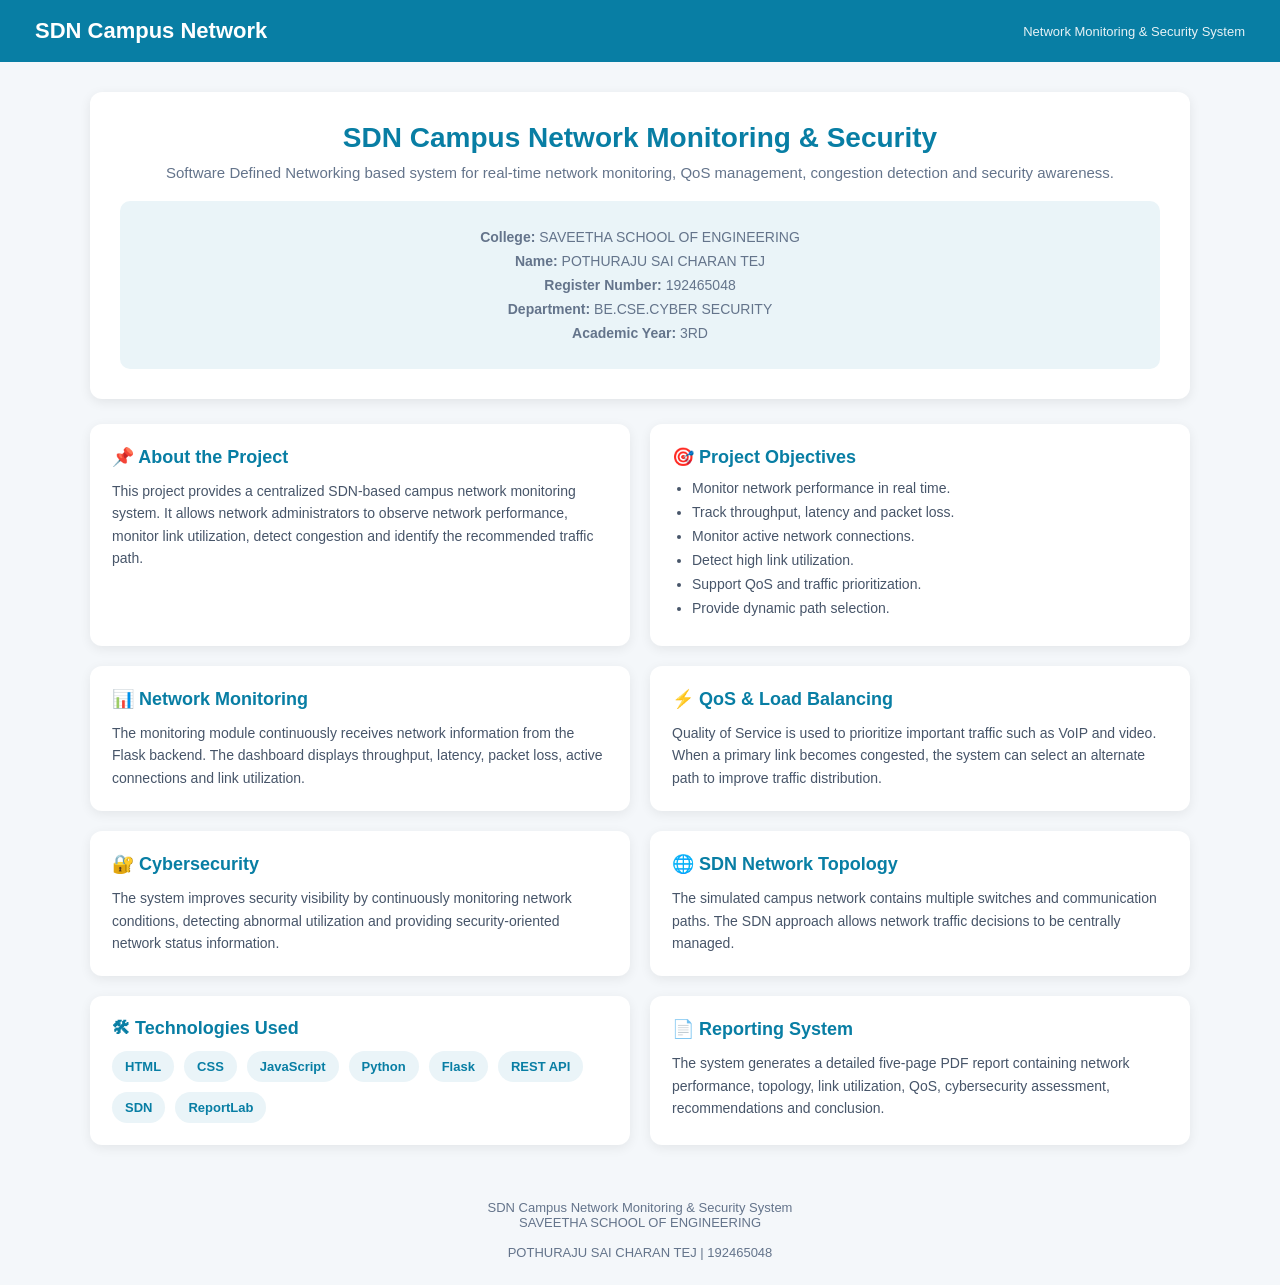
<file: frontend/about.html>
<!DOCTYPE html>
<html lang="en">
<head>
    <meta charset="UTF-8">
    <meta name="viewport" content="width=device-width, initial-scale=1.0">

    <title>About | SDN Campus Network</title>

    <style>
        * {
            box-sizing: border-box;
            margin: 0;
            padding: 0;
            font-family: Arial, sans-serif;
        }

        body {
            background: #f4f7fa;
            color: #1f2937;
        }

        .header {
            background: #087ea4;
            color: white;
            padding: 18px 35px;
            display: flex;
            justify-content: space-between;
            align-items: center;
        }

        .header h1 {
            font-size: 22px;
        }

        .header span {
            font-size: 13px;
            opacity: 0.9;
        }

        .container {
            width: 90%;
            max-width: 1100px;
            margin: 30px auto;
        }

        .hero {
            background: white;
            padding: 30px;
            border-radius: 12px;
            text-align: center;
            box-shadow: 0 3px 12px rgba(0,0,0,0.08);
            margin-bottom: 25px;
        }

        .hero h2 {
            color: #087ea4;
            font-size: 28px;
            margin-bottom: 10px;
        }

        .hero p {
            color: #64748b;
            font-size: 15px;
        }

        .student-card {
            background: #eaf4f8;
            padding: 20px;
            border-radius: 10px;
            margin-top: 20px;
        }

        .student-card p {
            margin: 8px 0;
            font-size: 14px;
        }

        .grid {
            display: grid;
            grid-template-columns: repeat(2, 1fr);
            gap: 20px;
        }

        .card {
            background: white;
            padding: 22px;
            border-radius: 12px;
            box-shadow: 0 3px 12px rgba(0,0,0,0.07);
        }

        .card h3 {
            color: #087ea4;
            margin-bottom: 12px;
            font-size: 18px;
        }

        .card p {
            color: #475569;
            line-height: 1.6;
            font-size: 14px;
        }

        .card ul {
            padding-left: 20px;
        }

        .card li {
            margin: 8px 0;
            color: #475569;
            font-size: 14px;
        }

        .tech {
            display: flex;
            flex-wrap: wrap;
            gap: 10px;
        }

        .tech span {
            background: #eaf4f8;
            color: #087ea4;
            padding: 8px 13px;
            border-radius: 20px;
            font-size: 13px;
            font-weight: bold;
        }

        .footer {
            text-align: center;
            padding: 25px;
            margin-top: 30px;
            color: #64748b;
            font-size: 13px;
        }

        @media (max-width: 700px) {
            .grid {
                grid-template-columns: 1fr;
            }

            .header {
                padding: 15px 20px;
            }

            .container {
                width: 94%;
            }
        }
    </style>
</head>

<body>

    <div class="header">
        <h1>SDN Campus Network</h1>
        <span>Network Monitoring & Security System</span>
    </div>


    <div class="container">

        <!-- PROJECT TITLE -->

        <div class="hero">

            <h2>
                SDN Campus Network Monitoring & Security
            </h2>

            <p>
                Software Defined Networking based system for
                real-time network monitoring, QoS management,
                congestion detection and security awareness.
            </p>


            <div class="student-card">

                <p>
                    <strong>College:</strong>
                    SAVEETHA SCHOOL OF ENGINEERING
                </p>

                <p>
                    <strong>Name:</strong>
                    POTHURAJU SAI CHARAN TEJ
                </p>

                <p>
                    <strong>Register Number:</strong>
                    192465048
                </p>

                <p>
                    <strong>Department:</strong>
                    BE.CSE.CYBER SECURITY
                </p>

                <p>
                    <strong>Academic Year:</strong>
                    3RD
                </p>

            </div>

        </div>


        <!-- MAIN CARDS -->

        <div class="grid">

            <!-- ABOUT PROJECT -->

            <div class="card">

                <h3>📌 About the Project</h3>

                <p>
                    This project provides a centralized SDN-based
                    campus network monitoring system. It allows
                    network administrators to observe network
                    performance, monitor link utilization, detect
                    congestion and identify the recommended
                    traffic path.
                </p>

            </div>


            <!-- OBJECTIVES -->

            <div class="card">

                <h3>🎯 Project Objectives</h3>

                <ul>

                    <li>
                        Monitor network performance in real time.
                    </li>

                    <li>
                        Track throughput, latency and packet loss.
                    </li>

                    <li>
                        Monitor active network connections.
                    </li>

                    <li>
                        Detect high link utilization.
                    </li>

                    <li>
                        Support QoS and traffic prioritization.
                    </li>

                    <li>
                        Provide dynamic path selection.
                    </li>

                </ul>

            </div>


            <!-- NETWORK MONITORING -->

            <div class="card">

                <h3>📊 Network Monitoring</h3>

                <p>
                    The monitoring module continuously receives
                    network information from the Flask backend.
                    The dashboard displays throughput, latency,
                    packet loss, active connections and link
                    utilization.
                </p>

            </div>


            <!-- QoS -->

            <div class="card">

                <h3>⚡ QoS & Load Balancing</h3>

                <p>
                    Quality of Service is used to prioritize
                    important traffic such as VoIP and video.
                    When a primary link becomes congested,
                    the system can select an alternate path
                    to improve traffic distribution.
                </p>

            </div>


            <!-- SECURITY -->

            <div class="card">

                <h3>🔐 Cybersecurity</h3>

                <p>
                    The system improves security visibility by
                    continuously monitoring network conditions,
                    detecting abnormal utilization and providing
                    security-oriented network status information.
                </p>

            </div>


            <!-- TOPOLOGY -->

            <div class="card">

                <h3>🌐 SDN Network Topology</h3>

                <p>
                    The simulated campus network contains
                    multiple switches and communication paths.
                    The SDN approach allows network traffic
                    decisions to be centrally managed.
                </p>

            </div>


            <!-- TECHNOLOGIES -->

            <div class="card">

                <h3>🛠 Technologies Used</h3>

                <div class="tech">

                    <span>HTML</span>

                    <span>CSS</span>

                    <span>JavaScript</span>

                    <span>Python</span>

                    <span>Flask</span>

                    <span>REST API</span>

                    <span>SDN</span>

                    <span>ReportLab</span>

                </div>

            </div>


            <!-- REPORT -->

            <div class="card">

                <h3>📄 Reporting System</h3>

                <p>
                    The system generates a detailed five-page
                    PDF report containing network performance,
                    topology, link utilization, QoS,
                    cybersecurity assessment, recommendations
                    and conclusion.
                </p>

            </div>

        </div>

    </div>


    <div class="footer">

        SDN Campus Network Monitoring & Security System

        <br>

        SAVEETHA SCHOOL OF ENGINEERING

        <br><br>

        POTHURAJU SAI CHARAN TEJ | 192465048

    </div>

</body>
</html>
</file>
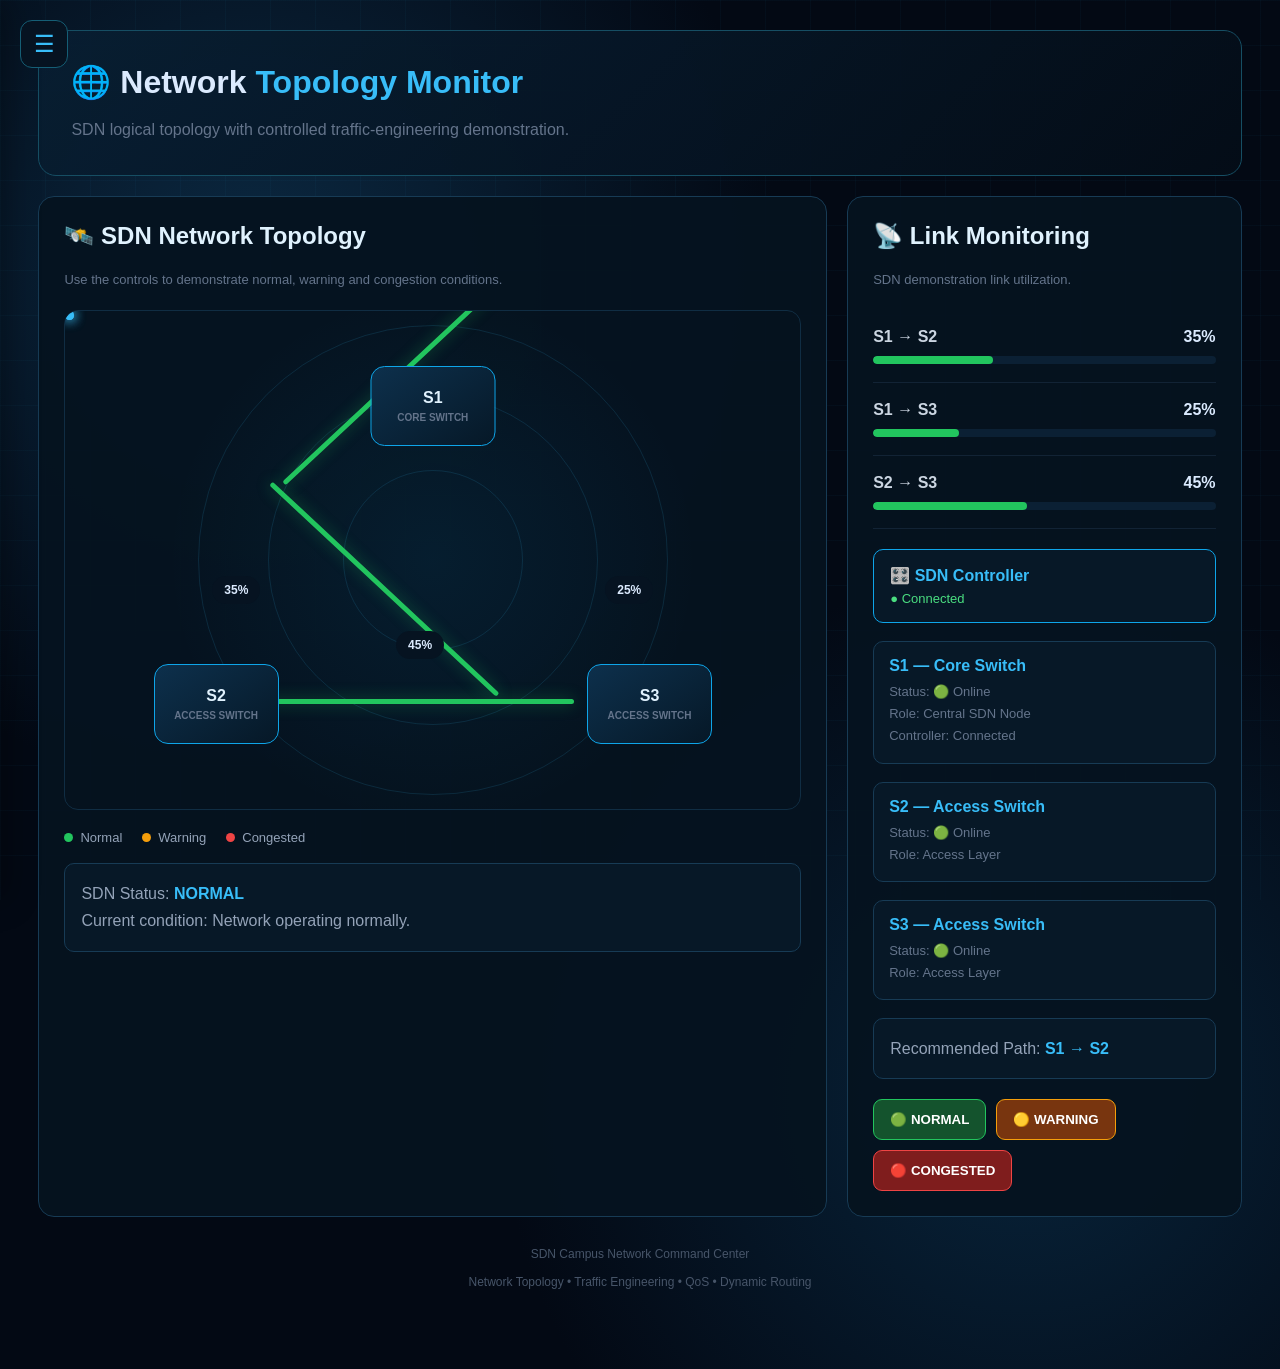
<file: frontend/topology.html>
<!DOCTYPE html>
<html lang="en">

<head>

<meta charset="UTF-8">
<meta name="viewport" content="width=device-width, initial-scale=1.0">

<title>SDN Network Topology</title>

<style>

* {
    box-sizing: border-box;
}

body {
    margin: 0;

    font-family:
        "Segoe UI",
        Arial,
        sans-serif;

    color: #dbeafe;

    background:
        radial-gradient(
            circle at 20% 20%,
            #0b2942,
            transparent 35%
        ),

        radial-gradient(
            circle at 80% 80%,
            #08243b,
            transparent 35%
        ),

        #030914;

    min-height: 100vh;
}


/* =====================================================
   BACKGROUND GRID
===================================================== */

body::before {

    content: "";

    position: fixed;

    inset: 0;

    background-image:
        linear-gradient(
            rgba(56,189,248,.035) 1px,
            transparent 1px
        ),

        linear-gradient(
            90deg,
            rgba(56,189,248,.035) 1px,
            transparent 1px
        );

    background-size: 45px 45px;

    pointer-events: none;

    z-index: -1;
}


/* =====================================================
   MENU BUTTON
===================================================== */

.menu-btn {

    position: absolute;

    top: 20px;
    left: 20px;

    width: 48px;
    height: 48px;

    border: 1px solid #155e75;

    border-radius: 12px;

    background: #061321;

    color: #38bdf8;

    font-size: 23px;

    cursor: pointer;

    z-index: 1001;

    transition: .3s;
}

.menu-btn:hover {

    background: #0b2942;

    transform: scale(1.05);
}


/* =====================================================
   SIDEBAR
===================================================== */

.sidebar {

    position: absolute;

    top: 0;
    left: -280px;

    width: 280px;

    min-height: 100vh;

    background:
        linear-gradient(
            180deg,
            #061321,
            #030a12
        );

    border-right: 1px solid #164e63;

    padding:
        90px 20px 25px;

    z-index: 1000;

    transition: .35s;

    box-shadow:
        8px 0 30px rgba(0,0,0,.3);
}

.sidebar.open {

    left: 0;
}

.sidebar-title {

    text-align: center;

    color: #38bdf8;

    font-weight: bold;

    letter-spacing: 1px;

    margin-bottom: 30px;
}

.sidebar a {

    display: block;

    padding: 14px 15px;

    margin-bottom: 7px;

    text-decoration: none;

    color: #94a3b8;

    border-left: 3px solid transparent;

    border-radius: 9px;

    transition: .25s;
}

.sidebar a:hover,
.sidebar a.active {

    color: #38bdf8;

    background:
        rgba(56,189,248,.07);

    border-left-color: #38bdf8;

    padding-left: 22px;
}


/* =====================================================
   MAIN
===================================================== */

.container {

    width: 94%;

    max-width: 1450px;

    margin: auto;

    padding:
        30px 0 50px;
}


/* =====================================================
   HEADER
===================================================== */

.header {

    padding: 32px;

    border-radius:
        18px;

    background:
        linear-gradient(
            135deg,
            rgba(8,30,50,.96),
            rgba(4,13,24,.96)
        );

    border:
        1px solid #164e63;
}

.header h1 {

    margin: 0;

    font-size: 32px;
}

.header h1 span {

    color: #38bdf8;
}

.header p {

    color: #64748b;

    margin-bottom: 0;

    line-height: 1.6;
}


/* =====================================================
   PAGE GRID
===================================================== */

.page-grid {

    display: grid;

    grid-template-columns:
        2fr 1fr;

    gap: 20px;

    margin-top: 20px;
}


/* =====================================================
   PANELS
===================================================== */

.panel {

    background:
        rgba(6,19,32,.96);

    border:
        1px solid #173b55;

    border-radius:
        16px;

    padding:
        25px;
}

.panel h2 {

    margin-top: 0;

    color: #e0f2fe;
}

.subtitle {

    color: #64748b;

    font-size: 13px;

    margin-bottom: 20px;

    line-height: 1.6;
}


/* =====================================================
   TOPOLOGY
===================================================== */

.topology {

    position: relative;

    height: 500px;

    border-radius:
        14px;

    background:
        radial-gradient(
            circle,
            rgba(14,165,233,.08),
            transparent 60%
        );

    border:
        1px solid #102d43;

    overflow: hidden;
}


/* =====================================================
   RINGS
===================================================== */

.ring {

    position: absolute;

    border:
        1px solid
        rgba(56,189,248,.13);

    border-radius: 50%;

    left: 50%;

    top: 50%;

    transform:
        translate(-50%,-50%);
}

.ring1 {

    width: 180px;
    height: 180px;
}

.ring2 {

    width: 330px;
    height: 330px;
}

.ring3 {

    width: 470px;
    height: 470px;
}


/* =====================================================
   SWITCHES
===================================================== */

.switch {

    position: absolute;

    width: 125px;
    height: 80px;

    border-radius: 14px;

    display: flex;

    flex-direction: column;

    align-items: center;

    justify-content: center;

    background:
        linear-gradient(
            145deg,
            #0d304c,
            #061827
        );

    border:
        1px solid #0ea5e9;

    color: #e0f2fe;

    font-weight: bold;

    z-index: 5;

    transition: .3s;
}

.switch small {

    color: #64748b;

    font-size: 10px;

    margin-top: 5px;
}

.s1 {

    top: 55px;

    left: 50%;

    transform:
        translateX(-50%);
}

.s2 {

    bottom: 65px;

    left: 12%;
}

.s3 {

    bottom: 65px;

    right: 12%;
}


/* =====================================================
   CONNECTIONS
===================================================== */

.connection {

    position: absolute;

    height: 5px;

    background: #22c55e;

    transform-origin: left;

    z-index: 2;

    transition: .4s;

    border-radius: 5px;
}

.connection12 {

    width: 310px;

    top: 170px;

    left: 28%;

    transform:
        rotate(43deg);
}

.connection13 {

    width: 310px;

    top: 170px;

    right: 28%;

    transform:
        rotate(-43deg);
}

.connection23 {

    width: 310px;

    bottom: 105px;

    left: 27%;
}


/* =====================================================
   PACKETS
===================================================== */

.packet {

    position: absolute;

    width: 9px;

    height: 9px;

    background:
        #38bdf8;

    border-radius: 50%;

    box-shadow:
        0 0 12px #38bdf8;

    z-index: 8;
}

.packet1 {

    animation:
        move1 3s linear infinite;
}

.packet2 {

    animation:
        move2 3.5s linear infinite;
}

@keyframes move1 {

    0% {

        left: 36%;
        top: 165px;
        opacity: 0;

    }

    20% {

        opacity: 1;

    }

    100% {

        left: 18%;
        top: 400px;
        opacity: 0;

    }
}

@keyframes move2 {

    0% {

        right: 36%;
        top: 165px;
        opacity: 0;

    }

    20% {

        opacity: 1;

    }

    100% {

        right: 18%;
        top: 400px;
        opacity: 0;

    }
}


/* =====================================================
   LINK LABELS
===================================================== */

.link-label {

    position: absolute;

    padding:
        7px 12px;

    border-radius:
        20px;

    font-size:
        12px;

    font-weight:
        bold;

    background:
        #061321;

    z-index:
        10;
}

.label12 {

    top:
        265px;

    left:
        20%;
}

.label13 {

    top:
        265px;

    right:
        20%;
}

.label23 {

    bottom:
        150px;

    left:
        45%;
}


/* =====================================================
   RIGHT METRICS
===================================================== */

.metric {

    padding:
        18px 0;

    border-bottom:
        1px solid #122335;
}

.metric-top {

    display:
        flex;

    justify-content:
        space-between;

    margin-bottom:
        10px;
}

.metric-name {

    color:
        #cbd5e1;

    font-weight:
        bold;
}

.metric-value {

    font-weight:
        bold;
}

.progress {

    height:
        8px;

    background:
        #0b2034;

    border-radius:
        20px;

    overflow:
        hidden;
}

.progress-bar {

    height:
        100%;

    width:
        0;

    border-radius:
        20px;

    transition:
        .5s;
}


/* =====================================================
   NODE
===================================================== */

.node {

    margin-top:
        18px;

    padding:
        15px;

    border-radius:
        10px;

    background:
        #071827;

    border:
        1px solid #173b55;
}

.node-title {

    color:
        #38bdf8;

    font-weight:
        bold;

    margin-bottom:
        6px;
}

.node-info {

    color:
        #64748b;

    font-size:
        13px;

    line-height:
        1.7;
}


/* =====================================================
   CONTROLLER
===================================================== */

.controller-box {

    margin-top:
        20px;

    padding:
        16px;

    border-radius:
        10px;

    background:
        #071827;

    border:
        1px solid #0ea5e9;
}

.controller-title {

    color:
        #38bdf8;

    font-weight:
        bold;
}

.controller-status {

    margin-top:
        6px;

    color:
        #4ade80;

    font-size:
        13px;
}


/* =====================================================
   STATUS
===================================================== */

.status-box {

    margin-top:
        18px;

    padding:
        16px;

    border-radius:
        10px;

    background:
        #071827;

    border:
        1px solid #173b55;

    color:
        #94a3b8;

    line-height:
        1.7;
}

.status-box strong {

    color:
        #38bdf8;
}


/* =====================================================
   DEMO BUTTONS
===================================================== */

.demo-controls {

    margin-top:
        20px;

    display:
        flex;

    gap:
        10px;

    flex-wrap:
        wrap;
}

.demo-btn {

    padding:
        12px 16px;

    border-radius:
        9px;

    color:
        white;

    font-weight:
        bold;

    cursor:
        pointer;

    border:
        1px solid;

    transition:
        .25s;
}

.demo-btn:hover {

    transform:
        translateY(-2px);
}

.normal-btn {

    background:
        #14532d;

    border-color:
        #22c55e;
}

.warning-btn {

    background:
        #78350f;

    border-color:
        #f59e0b;
}

.congested-btn {

    background:
        #7f1d1d;

    border-color:
        #ef4444;
}


/* =====================================================
   LEGEND
===================================================== */

.legend {

    display:
        flex;

    gap:
        20px;

    flex-wrap:
        wrap;

    margin-top:
        20px;
}

.legend-item {

    display:
        flex;

    align-items:
        center;

    gap:
        7px;

    color:
        #94a3b8;

    font-size:
        13px;
}

.legend-dot {

    width:
        9px;

    height:
        9px;

    border-radius:
        50%;
}

.green-dot {

    background:
        #22c55e;
}

.yellow-dot {

    background:
        #f59e0b;
}

.red-dot {

    background:
        #ef4444;
}


/* =====================================================
   FOOTER
===================================================== */

footer {

    text-align:
        center;

    color:
        #475569;

    font-size:
        12px;

    padding:
        30px;
}


/* =====================================================
   RESPONSIVE
===================================================== */

@media(max-width:1000px) {

    .page-grid {

        grid-template-columns:
            1fr;
    }

}

@media(max-width:650px) {

    .container {

        width:
            92%;
    }

    .header h1 {

        font-size:
            25px;
    }

    .topology {

        height:
            420px;
    }

    .switch {

        width:
            100px;

        height:
            65px;
    }

    .s2 {

        left:
            5%;
    }

    .s3 {

        right:
            5%;
    }

    .connection12,
    .connection13 {

        width:
            220px;
    }

    .connection23 {

        width:
            220px;
    }

    .demo-btn {

        width:
            100%;
    }

}

</style>

</head>


<body>


<!-- =====================================================
     MENU BUTTON
===================================================== -->

<button
    class="menu-btn"
    onclick="toggleMenu()">

    ☰

</button>


<!-- =====================================================
     SIDEBAR
===================================================== -->

<div
    class="sidebar"
    id="sidebar">

    <div class="sidebar-title">

        🛡️ SDN CAMPUS NETWORK

    </div>


    <a href="index.html">

        🏠 Dashboard

    </a>


    <a
        href="topology.html"
        class="active">

        🌐 Network Topology

    </a>


    <a href="monitoring.html">

        📊 Live Monitoring

    </a>


    <a href="qos.html">

        ⚡ QoS & Load Balancing

    </a>


    <a href="security.html">

        🛡️ Security Center

    </a>


    <a href="reports.html">

        📄 Reports

    </a>


    <a href="admin.html">

        ⚙️ Admin Control Center

    </a>

</div>


<!-- =====================================================
     MAIN
===================================================== -->

<div class="container">


    <!-- HEADER -->

    <div class="header">

        <h1>

            🌐 Network
            <span>Topology Monitor</span>

        </h1>

        <p>

            SDN logical topology with controlled
            traffic-engineering demonstration.

        </p>

    </div>


    <div class="page-grid">


        <!-- =================================================
             LEFT TOPOLOGY
        ================================================== -->

        <div class="panel">

            <h2>
                🛰️ SDN Network Topology
            </h2>

            <div class="subtitle">

                Use the controls to demonstrate normal,
                warning and congestion conditions.

            </div>


            <div class="topology">


                <div class="ring ring1"></div>

                <div class="ring ring2"></div>

                <div class="ring ring3"></div>


                <div
                    class="connection connection12"
                    id="connection12">
                </div>


                <div
                    class="connection connection13"
                    id="connection13">
                </div>


                <div
                    class="connection connection23"
                    id="connection23">
                </div>


                <div class="packet packet1"></div>

                <div class="packet packet2"></div>


                <div class="switch s1">

                    S1

                    <small>
                        CORE SWITCH
                    </small>

                </div>


                <div class="switch s2">

                    S2

                    <small>
                        ACCESS SWITCH
                    </small>

                </div>


                <div class="switch s3">

                    S3

                    <small>
                        ACCESS SWITCH
                    </small>

                </div>


                <div
                    class="link-label label12"
                    id="label12">

                    35%

                </div>


                <div
                    class="link-label label13"
                    id="label13">

                    25%

                </div>


                <div
                    class="link-label label23"
                    id="label23">

                    45%

                </div>


            </div>


            <!-- LEGEND -->

            <div class="legend">

                <div class="legend-item">

                    <span
                        class="legend-dot green-dot">
                    </span>

                    Normal

                </div>


                <div class="legend-item">

                    <span
                        class="legend-dot yellow-dot">
                    </span>

                    Warning

                </div>


                <div class="legend-item">

                    <span
                        class="legend-dot red-dot">
                    </span>

                    Congested

                </div>

            </div>


            <div
                class="status-box"
                id="topologyStatus">

                SDN Status:
                <strong>NORMAL</strong>

                <br>

                Current condition:
                Network operating normally.

            </div>

        </div>


        <!-- =================================================
             RIGHT PANEL
        ================================================== -->

        <div class="panel">

            <h2>
                📡 Link Monitoring
            </h2>

            <div class="subtitle">

                SDN demonstration link utilization.

            </div>


            <!-- S1 S2 -->

            <div class="metric">

                <div class="metric-top">

                    <span class="metric-name">
                        S1 → S2
                    </span>

                    <span
                        class="metric-value"
                        id="value12">

                        35%

                    </span>

                </div>


                <div class="progress">

                    <div
                        class="progress-bar"
                        id="bar12">
                    </div>

                </div>

            </div>


            <!-- S1 S3 -->

            <div class="metric">

                <div class="metric-top">

                    <span class="metric-name">
                        S1 → S3
                    </span>

                    <span
                        class="metric-value"
                        id="value13">

                        25%

                    </span>

                </div>


                <div class="progress">

                    <div
                        class="progress-bar"
                        id="bar13">
                    </div>

                </div>

            </div>


            <!-- S2 S3 -->

            <div class="metric">

                <div class="metric-top">

                    <span class="metric-name">
                        S2 → S3
                    </span>

                    <span
                        class="metric-value"
                        id="value23">

                        45%

                    </span>

                </div>


                <div class="progress">

                    <div
                        class="progress-bar"
                        id="bar23">
                    </div>

                </div>

            </div>


            <!-- CONTROLLER -->

            <div class="controller-box">

                <div class="controller-title">

                    🎛️ SDN Controller

                </div>

                <div
                    class="controller-status"
                    id="controllerStatus">

                    ● Connected

                </div>

            </div>


            <!-- S1 -->

            <div class="node">

                <div class="node-title">

                    S1 — Core Switch

                </div>

                <div class="node-info">

                    Status: 🟢 Online
                    <br>

                    Role: Central SDN Node
                    <br>

                    Controller: Connected

                </div>

            </div>


            <!-- S2 -->

            <div class="node">

                <div class="node-title">

                    S2 — Access Switch

                </div>

                <div class="node-info">

                    Status: 🟢 Online
                    <br>

                    Role: Access Layer

                </div>

            </div>


            <!-- S3 -->

            <div class="node">

                <div class="node-title">

                    S3 — Access Switch

                </div>

                <div class="node-info">

                    Status: 🟢 Online
                    <br>

                    Role: Access Layer

                </div>

            </div>


            <!-- PATH -->

            <div
                class="status-box"
                id="pathStatus">

                Recommended Path:

                <strong>
                    S1 → S2
                </strong>

            </div>


            <!-- CONTROLS -->

            <div class="demo-controls">

                <button
                    class="demo-btn normal-btn"
                    onclick="setDemoState('normal')">

                    🟢 NORMAL

                </button>


                <button
                    class="demo-btn warning-btn"
                    onclick="setDemoState('warning')">

                    🟡 WARNING

                </button>


                <button
                    class="demo-btn congested-btn"
                    onclick="setDemoState('congested')">

                    🔴 CONGESTED

                </button>

            </div>

        </div>

    </div>


    <footer>

        SDN Campus Network Command Center

        <br><br>

        Network Topology •
        Traffic Engineering •
        QoS •
        Dynamic Routing

    </footer>


</div>


<script>


/* =====================================================
   SIDEBAR
===================================================== */

function toggleMenu() {

    document
        .getElementById("sidebar")
        .classList
        .toggle("open");

}


/* =====================================================
   DEMO STATES
===================================================== */

const demoStates = {

    normal: {

        link12: 35,

        link13: 25,

        link23: 45,

        status:
            "NORMAL",

        message:
            "Network operating normally.",

        path:
            "S1 → S2"

    },


    warning: {

        link12: 68,

        link13: 42,

        link23: 55,

        status:
            "WARNING",

        message:
            "Primary link approaching congestion threshold.",

        path:
            "S1 → S3"

    },


    congested: {

        link12: 92,

        link13: 34,

        link23: 48,

        status:
            "CONGESTION DETECTED",

        message:
            "S1 → S2 is congested. Traffic redirected to S1 → S3.",

        path:
            "S1 → S3"

    }

};


let normalTimer = null;


/* =====================================================
   APPLY STATE
===================================================== */

function setDemoState(stateName) {

    const state =
        demoStates[stateName];


    if (
        normalTimer !==
        null
    ) {

        clearTimeout(
            normalTimer
        );

        normalTimer =
            null;

    }


    /* VALUES */

    document.getElementById(
        "value12"
    ).innerText =
        state.link12 + "%";


    document.getElementById(
        "value13"
    ).innerText =
        state.link13 + "%";


    document.getElementById(
        "value23"
    ).innerText =
        state.link23 + "%";


    /* LABELS */

    document.getElementById(
        "label12"
    ).innerText =
        state.link12 + "%";


    document.getElementById(
        "label13"
    ).innerText =
        state.link13 + "%";


    document.getElementById(
        "label23"
    ).innerText =
        state.link23 + "%";


    /* PROGRESS BARS */

    updateBar(
        "bar12",
        state.link12
    );


    updateBar(
        "bar13",
        state.link13
    );


    updateBar(
        "bar23",
        state.link23
    );


    /* CONNECTIONS */

    updateConnection(
        "connection12",
        state.link12
    );


    updateConnection(
        "connection13",
        state.link13
    );


    updateConnection(
        "connection23",
        state.link23
    );


    /* STATUS */

    document.getElementById(
        "topologyStatus"
    ).innerHTML =

        "SDN Status: <strong>" +
        state.status +
        "</strong>" +

        "<br>" +

        "Current condition: " +
        state.message;


    /* PATH */

    document.getElementById(
        "pathStatus"
    ).innerHTML =

        "Recommended Path: " +

        "<strong>" +
        state.path +
        "</strong>";


    /* CONTROLLER */

    if (
        stateName ===
        "congested"
    ) {

        document.getElementById(
            "controllerStatus"
        ).innerText =
            "● Congestion detected";


        document.getElementById(
            "controllerStatus"
        ).style.color =
            "#f87171";

    }

    else if (
        stateName ===
        "warning"
    ) {

        document.getElementById(
            "controllerStatus"
        ).innerText =
            "● Warning";


        document.getElementById(
            "controllerStatus"
        ).style.color =
            "#fbbf24";

    }

    else {

        document.getElementById(
            "controllerStatus"
        ).innerText =
            "● Connected";


        document.getElementById(
            "controllerStatus"
        ).style.color =
            "#4ade80";

    }


    /* AUTO RECOVERY */

    if (
        stateName ===
        "congested"
    ) {

        normalTimer =
            setTimeout(
                function() {

                    setDemoState(
                        "normal"
                    );

                },
                5000
            );

    }

}


/* =====================================================
   UPDATE PROGRESS BAR
===================================================== */

function updateBar(
    id,
    value
) {

    const bar =
        document.getElementById(
            id
        );


    bar.style.width =
        value + "%";


    if (
        value >= 85
    ) {

        bar.style.background =
            "#ef4444";

    }

    else if (
        value >= 60
    ) {

        bar.style.background =
            "#f59e0b";

    }

    else {

        bar.style.background =
            "#22c55e";

    }

}


/* =====================================================
   UPDATE CONNECTION
===================================================== */

function updateConnection(
    id,
    value
) {

    const line =
        document.getElementById(
            id
        );


    if (
        value >= 85
    ) {

        line.style.background =
            "#ef4444";


        line.style.boxShadow =
            "0 0 15px rgba(239,68,68,.6)";

    }

    else if (
        value >= 60
    ) {

        line.style.background =
            "#f59e0b";


        line.style.boxShadow =
            "0 0 15px rgba(245,158,11,.5)";

    }

    else {

        line.style.background =
            "#22c55e";


        line.style.boxShadow =
            "0 0 15px rgba(34,197,94,.4)";

    }

}


/* =====================================================
   INITIAL STATE
===================================================== */

setDemoState(
    "normal"
);

</script>


</body>

</html>
</file>
